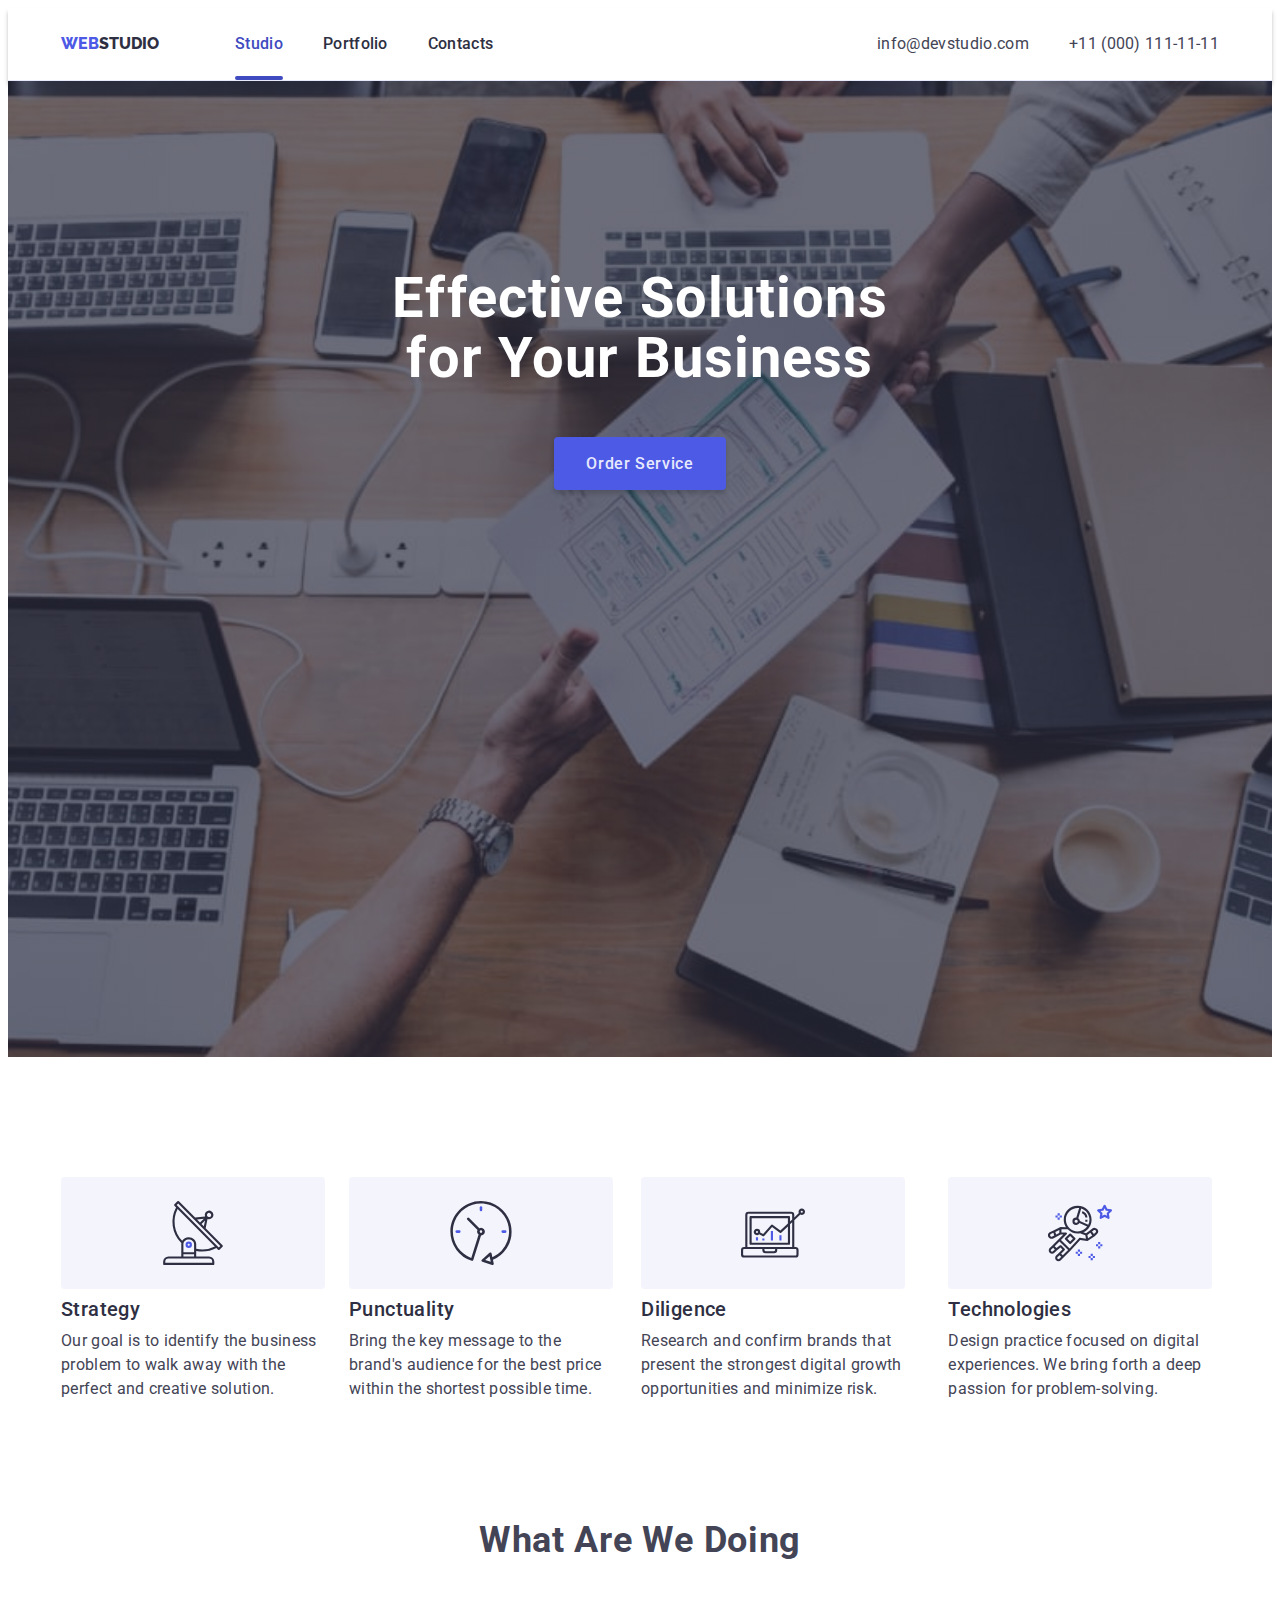
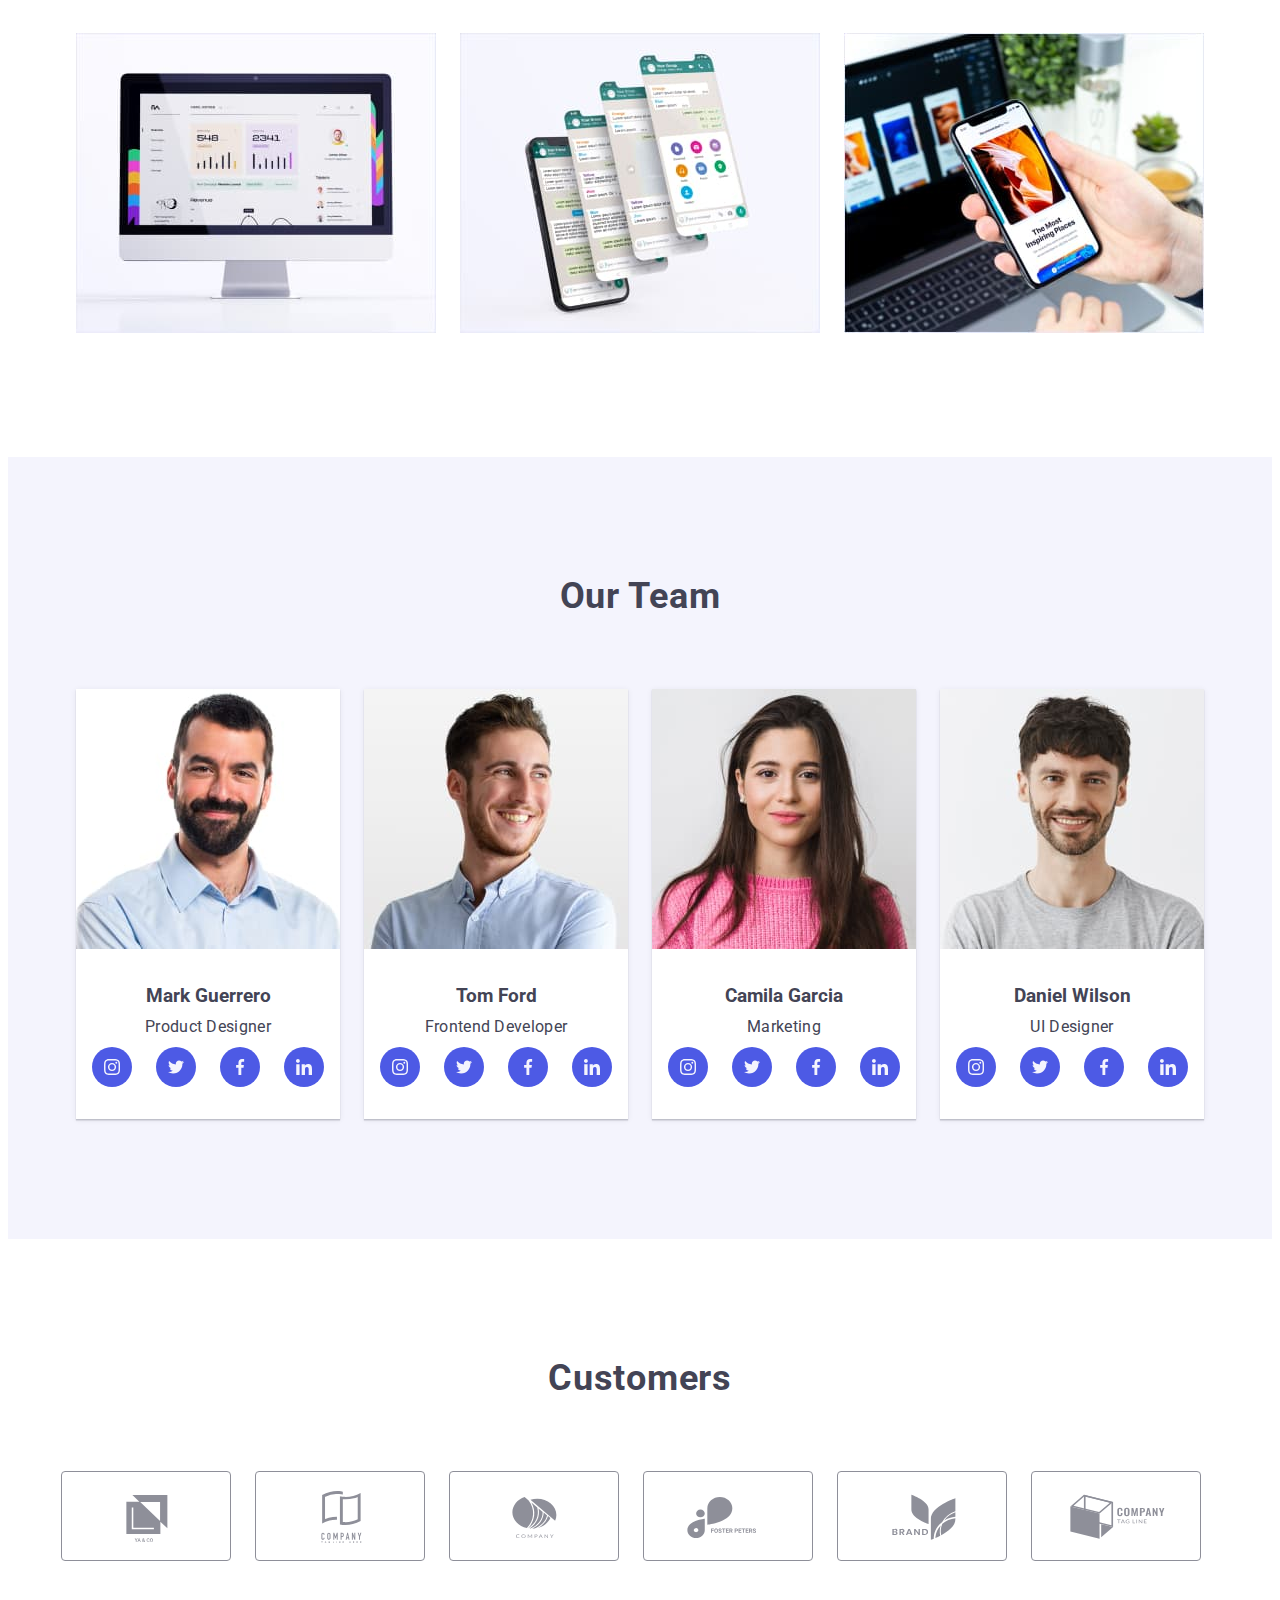
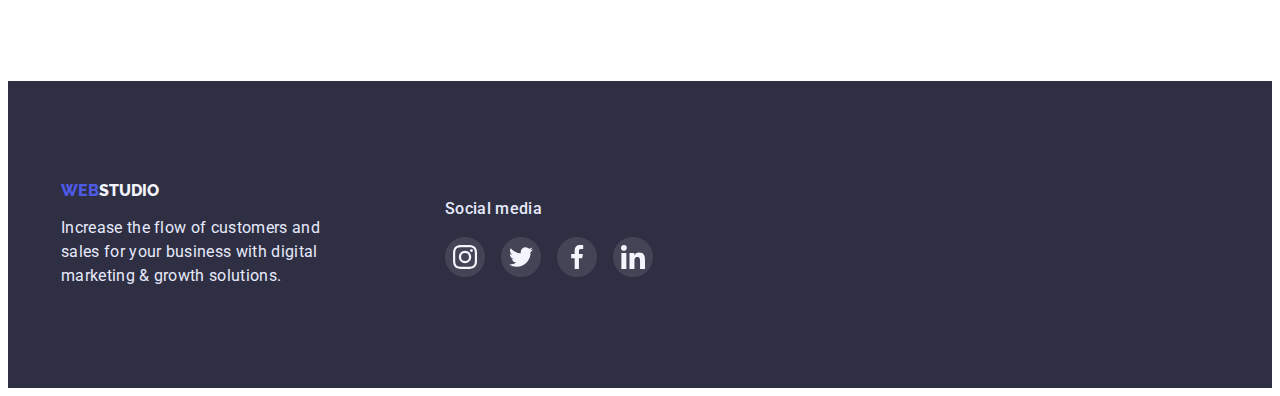
<file: index.html>
<!DOCTYPE html>
<html lang="en">
  <head>
    <meta charset="UTF-8" />
    <meta http-equiv="X-UA-Compatible" content="IE=edge" />
    <meta name="viewport" content="width=device-width, initial-scale=1.0" />
    <title>Document</title>
    <link rel="preconnect" href="https://fonts.googleapis.com" />
    <link rel="preconnect" href="https://fonts.gstatic.com" crossorigin />
    <link
      href="https://fonts.googleapis.com/css2?family=Raleway:wght@800&family=Roboto:wght@400;500;700;900&display=swap"
      rel="stylesheet"
    />
    <link
      rel="stylesheet"
      href="https://cdnjs.cloudflare.com/ajax/libs/modern-normalize/1.1.0/modern-normalize.min.css"
      integrity="sha512-wpPYUAdjBVSE4KJnH1VR1HeZfpl1ub8YT/NKx4PuQ5NmX2tKuGu6U/JRp5y+Y8XG2tV+wKQpNHVUX03MfMFn9Q=="
      crossorigin="anonymous"
      referrerpolicy="no-referrer"
    />
    <link rel="stylesheet" href="./css/styles.css" />
  </head>
  <body>
    <header class="header">
      <div class="container main-nav">
        <nav class="main-nav">
          <a href="./index.html" class="link logo"
            ><span class="web">WEB</span>STUDIO</a
          >
          <ul class="list site-nav">
            <li class="item">
              <a href="./index.html" class="link current-page">Studio</a>
            </li>
            <li class="item">
              <a href="./portfolio.html" class="link">Portfolio</a>
            </li>
            <li class="item"><a href="" class="link">Contacts</a></li>
          </ul>
        </nav>
        <address class="address">
          <ul class="contact-info list">
            <li class="item">
              <a href="mailto:info@devstudio.com" class="link"
                >info@devstudio.com</a
              >
            </li>
            <li class="item">
              <a href="tel:+110001111111" class="link">+11 (000) 111-11-11</a>
            </li>
          </ul>
        </address>
      </div>
    </header>
    <main>
      <!-- Секція 1 -->
      <section class="hero">
        <div class="container">
          <h1 class="hero-title">Effective Solutions for Your Business</h1>
          <button data-modal-open class="button primary" type="button">
            Order Service
          </button>
        </div>
      </section>
      <!-- Секція 2 -->
      <section class="section">
        <div class="container">
          <h2 class="section-title advantages">advantages</h2>
          <ul class="list advantages">
            <li class="li-item icon-satelite">
              <h3 class="section-title">Strategy</h3>
              <p class="section-text">
                Our goal is to identify the business problem to walk away with
                the perfect and creative solution.
              </p>
            </li>
            <li class="li-item icon-clock">
              <h3 class="section-title">Punctuality</h3>
              <p class="section-text">
                Bring the key message to the brand's audience for the best price
                within the shortest possible time.
              </p>
            </li>
            <li class="li-item icon-diagram">
              <h3 class="section-title">Diligence</h3>
              <p class="section-text">
                Research and confirm brands that present the strongest digital
                growth opportunities and minimize risk.
              </p>
            </li>
            <li class="li-item icon-astronaut">
              <h3 class="section-title">Technologies</h3>
              <p class="section-text">
                Design practice focused on digital experiences. We bring forth a
                deep passion for problem-solving.
              </p>
            </li>
          </ul>
        </div>
      </section>
      <!-- Секція 3 -->
      <section>
        <div class="container work-departments">
          <h2 class="section-title-big">What are we doing</h2>
          <ul class="list work-departments">
            <li class="list-image">
              <img src="./images/rectangle.jpg" alt="comp" width="360" />
            </li>
            <li class="list-image">
              <img src="./images/mobiles.jpg" alt="mobile" width="360" />
            </li>
            <li class="list-image">
              <img src="./images/mobile.jpg" alt="tablet" width="360" />
            </li>
          </ul>
        </div>
      </section>
      <!-- Секція 4 -->
      <section class="team">
        <div class="container">
          <h2 class="section-title-big">Our Team</h2>
          <ul class="list card">
            <li class="team-member">
              <img src="./images/mark.jpg" alt="Product Designer" width="264" />
              <div class="team-description">
                <h3 class="card-title">Mark Guerrero</h3>
                <p class="card-text">Product Designer</p>
                <ul class="team-social">
                  <li>
                    <a class="link-social" href="#">
                      <svg class="social">
                        <use href="./images/icons.svg#instagram"></use>
                      </svg>
                    </a>
                  </li>
                  <li>
                    <a class="link-social" href="#">
                      <svg class="social">
                        <use href="./images/icons.svg#twitter"></use>
                      </svg>
                    </a>
                  </li>
                  <li>
                    <a class="link-social" href="#">
                      <svg class="social">
                        <use href="./images/icons.svg#facebook"></use>
                      </svg>
                    </a>
                  </li>
                  <li>
                    <a class="link-social" href="#">
                      <svg class="social">
                        <use href="./images/icons.svg#linkedin"></use>
                      </svg>
                    </a>
                  </li>
                </ul>
              </div>
            </li>

            <li class="team-member">
              <img
                src="./images/tom.jpg"
                alt="Frontend Developer"
                width="264"
              />
              <div class="team-description">
                <h3 class="card-title">Tom Ford</h3>
                <p class="card-text">Frontend Developer</p>
                <ul class="team-social">
                  <li>
                    <a class="link-social" href="#">
                      <svg class="social">
                        <use href="./images/icons.svg#instagram"></use>
                      </svg>
                    </a>
                  </li>
                  <li>
                    <a class="link-social" href="#">
                      <svg class="social">
                        <use href="./images/icons.svg#twitter"></use>
                      </svg>
                    </a>
                  </li>
                  <li>
                    <a class="link-social" href="#">
                      <svg class="social">
                        <use href="./images/icons.svg#facebook"></use>
                      </svg>
                    </a>
                  </li>
                  <li>
                    <a class="link-social" href="#">
                      <svg class="social">
                        <use href="./images/icons.svg#linkedin"></use>
                      </svg>
                    </a>
                  </li>
                </ul>
              </div>
            </li>
            <li class="team-member">
              <img src="./images/сamila.jpg" alt="Marketing" width="264" />
              <div class="team-description">
                <h3 class="card-title">Camila Garcia</h3>
                <p class="card-text">Marketing</p>
                <ul class="team-social">
                  <li>
                    <a class="link-social" href="#">
                      <svg class="social">
                        <use href="./images/icons.svg#instagram"></use>
                      </svg>
                    </a>
                  </li>
                  <li>
                    <a class="link-social" href="#">
                      <svg class="social">
                        <use href="./images/icons.svg#twitter"></use>
                      </svg>
                    </a>
                  </li>
                  <li>
                    <a class="link-social" href="#">
                      <svg class="social">
                        <use href="./images/icons.svg#facebook"></use>
                      </svg>
                    </a>
                  </li>
                  <li>
                    <a class="link-social" href="#">
                      <svg class="social">
                        <use href="./images/icons.svg#linkedin"></use>
                      </svg>
                    </a>
                  </li>
                </ul>
              </div>
            </li>
            <li class="team-member">
              <img src="./images/daniel.jpg" alt="UI Designer" width="264" />
              <div class="team-description">
                <h3 class="card-title">Daniel Wilson</h3>
                <p class="card-text">UI Designer</p>
                <ul class="team-social">
                  <li>
                    <a class="link-social" href="#">
                      <svg class="social">
                        <use href="./images/icons.svg#instagram"></use>
                      </svg>
                    </a>
                  </li>
                  <li>
                    <a class="link-social" href="#">
                      <svg class="social">
                        <use href="./images/icons.svg#twitter"></use>
                      </svg>
                    </a>
                  </li>
                  <li>
                    <a class="link-social" href="#">
                      <svg class="social">
                        <use href="./images/icons.svg#facebook"></use>
                      </svg>
                    </a>
                  </li>
                  <li>
                    <a class="link-social" href="#">
                      <svg class="social">
                        <use href="./images/icons.svg#linkedin"></use>
                      </svg>
                    </a>
                  </li>
                </ul>
              </div>
            </li>
          </ul>
        </div>
      </section>

      <!-- Секція 5 -->

      <section class="section">
        <div class="container">
          <h2 class="section-title-big">Customers</h2>
          <ul class="customers-list list">
            <li>
              <a class="link-customers" href="#">
                <svg class="icon-customers">
                  <use href="./images/icons.svg#client1"></use>
                </svg>
              </a>
            </li>
            <li>
              <a class="link-customers" href="#">
                <svg class="icon-customers">
                  <use href="./images/icons.svg#client2"></use>
                </svg>
              </a>
            </li>
            <li>
              <a class="link-customers" href="#">
                <svg class="icon-customers">
                  <use href="./images/icons.svg#client3"></use>
                </svg>
              </a>
            </li>
            <li>
              <a class="link-customers" href="#">
                <svg class="icon-customers">
                  <use href="./images/icons.svg#client4"></use>
                </svg>
              </a>
            </li>
            <li>
              <a class="link-customers" href="#">
                <svg class="icon-customers">
                  <use href="./images/icons.svg#client5"></use>
                </svg>
              </a>
            </li>
            <li>
              <a class="link-customers" href="#">
                <svg class="icon-customers">
                  <use href="./images/icons.svg#client6"></use>
                </svg>
              </a>
            </li>
          </ul>
        </div>
      </section>
    </main>
    <footer class="footer">
      <div class="container footer-left-right">
        <div class="left-container">
          <a href="./index.html" class="link"
            ><span class="logo footer web">WEB</span
            ><span class="logo footer studio">STUDIO</span></a
          >
          <p>
            Increase the flow of customers and sales for your business with
            digital marketing & growth solutions.
          </p>
        </div>
        <div class="right-container">
          <p class="footer-social-media-title">Social media</p>
          <ul class="footer-icon-list list">
            <li>
              <a class="link-footer-icon" href="#">
                <svg class="footer-icon">
                  <use href="./images/icons.svg#instagram"></use>
                </svg>
              </a>
            </li>
            <li>
              <a class="link-footer-icon" href="#">
                <svg class="footer-icon">
                  <use href="./images/icons.svg#twitter"></use>
                </svg>
              </a>
            </li>
            <li>
              <a class="link-footer-icon" href="#">
                <svg class="footer-icon">
                  <use href="./images/icons.svg#facebook"></use>
                </svg>
              </a>
            </li>
            <li>
              <a class="link-footer-icon" href="#">
                <svg class="footer-icon">
                  <use href="./images/icons.svg#linkedin"></use>
                </svg>
              </a>
            </li>
          </ul>
        </div>
      </div>
    </footer>
    <div class="backdrop is-hidden" data-modal>
      <div class="modal">
        <button class="close-btn" data-modal-close>
          <svg class="close-svg">
            <use href="./images/icons.svg#closebtn"></use>
          </svg>
        </button>
      </div>
    </div>
    <script src="./js/modal.js"></script>
  </body>
</html>
</file>
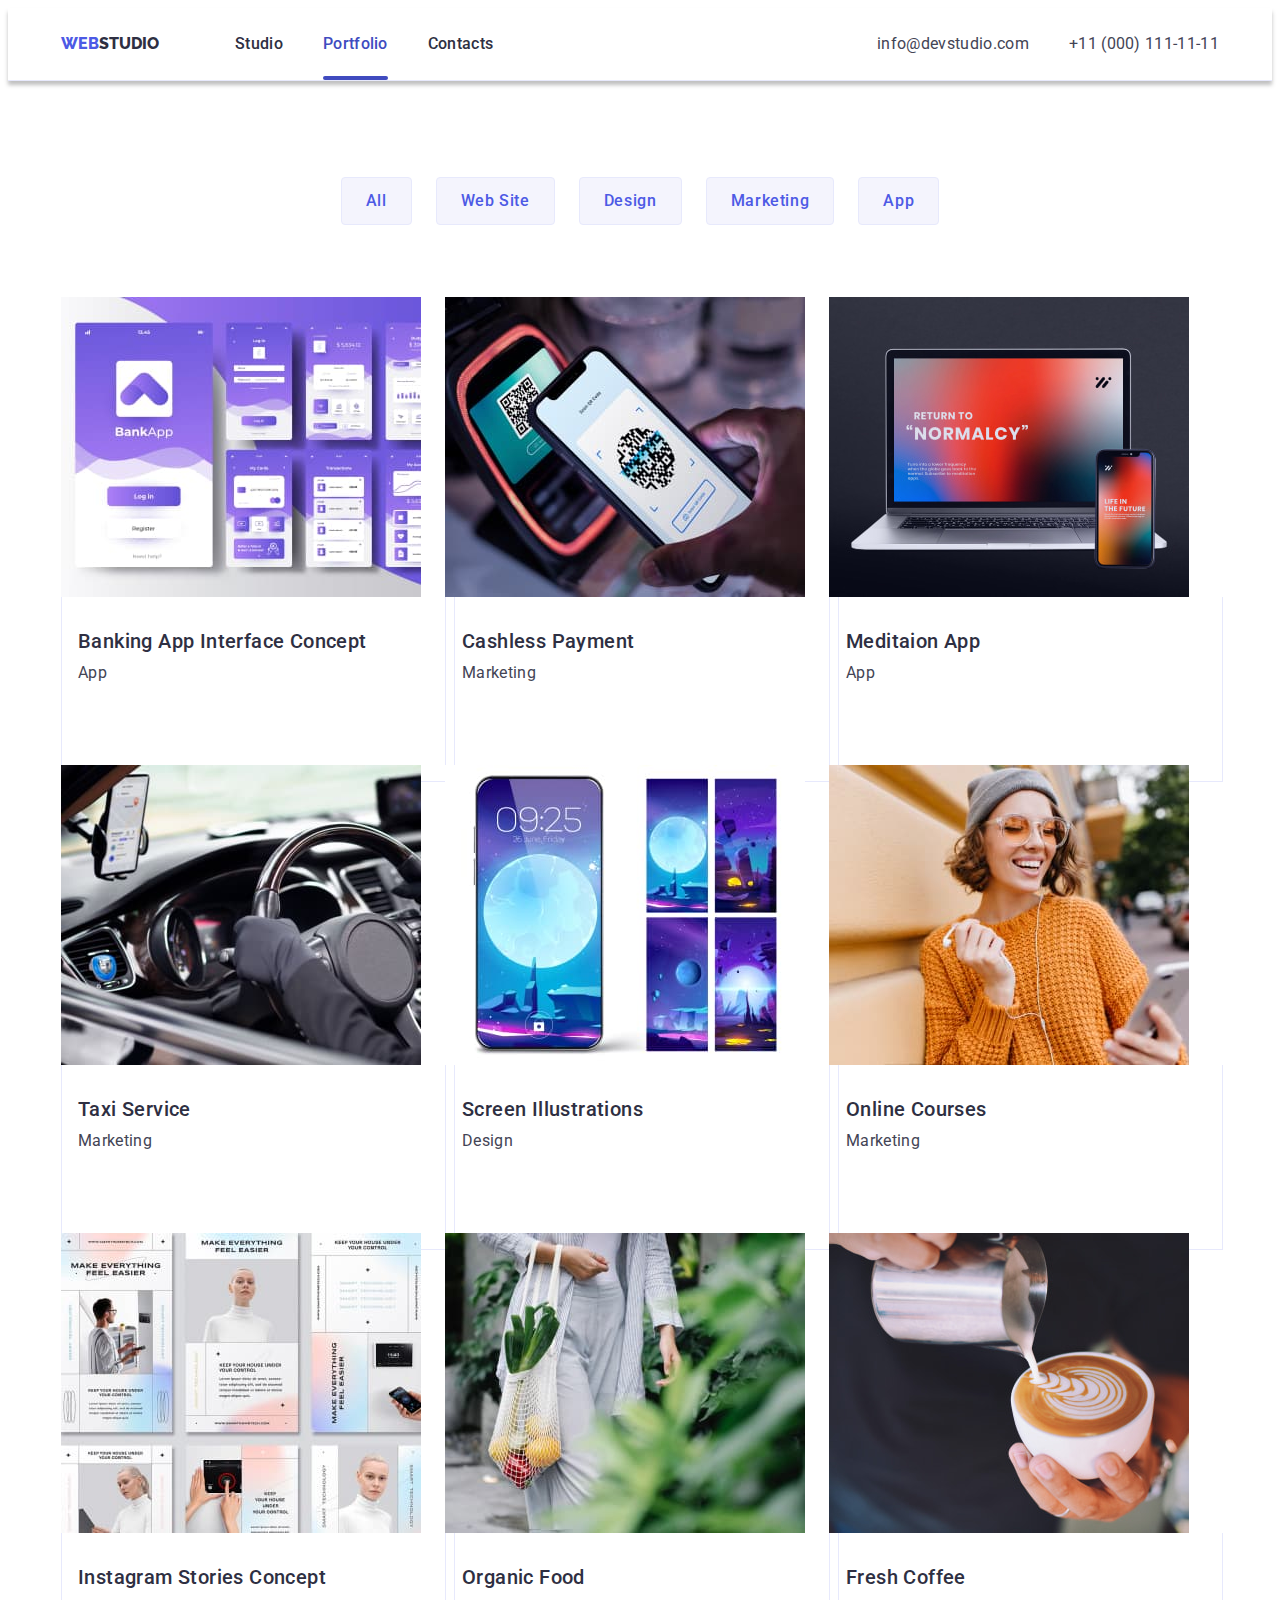
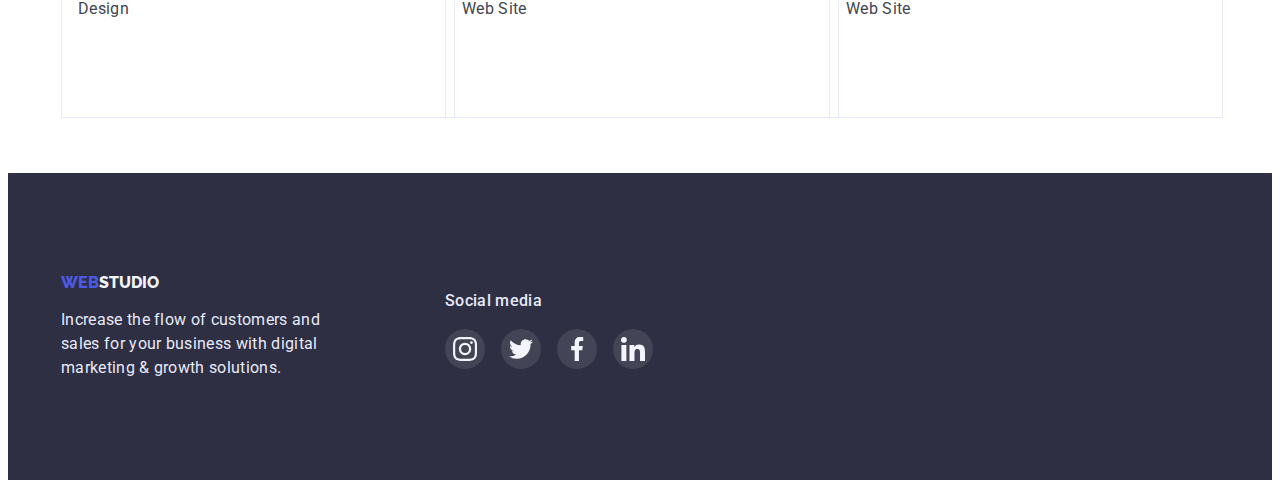
<file: portfolio.html>
<!DOCTYPE html>
<html lang="en">
  <head>
    <meta charset="UTF-8" />
    <meta http-equiv="X-UA-Compatible" content="IE=edge" />
    <meta name="viewport" content="width=device-width, initial-scale=1.0" />
    <title>Document</title>
    <link rel="preconnect" href="https://fonts.googleapis.com" />
    <link rel="preconnect" href="https://fonts.gstatic.com" crossorigin />
    <link
      href="https://fonts.googleapis.com/css2?family=Raleway:wght@800&family=Roboto:wght@400;500;700;900&display=swap"
      rel="stylesheet"
    />
    <link
      rel="stylesheet"
      href="https://cdnjs.cloudflare.com/ajax/libs/modern-normalize/1.1.0/modern-normalize.min.css"
      integrity="sha512-wpPYUAdjBVSE4KJnH1VR1HeZfpl1ub8YT/NKx4PuQ5NmX2tKuGu6U/JRp5y+Y8XG2tV+wKQpNHVUX03MfMFn9Q=="
      crossorigin="anonymous"
      referrerpolicy="no-referrer"
    />
    <link rel="stylesheet" href="./css/styles.css" />
  </head>
  <body>
    <header class="header">
      <div class="container main-nav">
        <nav class="main-nav">
          <a href="./index.html" class="link logo"
            ><span class="web">WEB</span>STUDIO</a
          >
          <ul class="list site-nav">
            <li class="item"><a href="./index.html" class="link">Studio</a></li>
            <li class="item">
              <a href="./portfolio.html" class="link current-page">Portfolio</a>
            </li>
            <li class="item"><a href="" class="link">Contacts</a></li>
          </ul>
        </nav>
        <address class="address">
          <ul class="contact-info list">
            <li class="item">
              <a href="mailto:info@devstudio.com" class="link"
                >info@devstudio.com</a
              >
            </li>
            <li class="item">
              <a href="tel:+110001111111" class="link">+11 (000) 111-11-11</a>
            </li>
          </ul>
        </address>
      </div>
    </header>
    <main>
      <!-- Секція 1 -->
      <section class="section-portfolio">
        <div class="container">
          <h1 class="title-portfolio">Portfolio</h1>
          <ul class="list button-list">
            <li><button class="button secondary" type="button">All</button></li>
            <li>
              <button class="button secondary" type="button">Web Site</button>
            </li>
            <li>
              <button class="button secondary" type="button">Design</button>
            </li>
            <li>
              <button class="button secondary" type="button">Marketing</button>
            </li>
            <li><button class="button secondary" type="button">App</button></li>
          </ul>
          <ul class="list card-set">
            <li class="flex-element">
              <a href="#" class="link shadow">
                <div class="product-thumb">
                  <img
                    class="list-image"
                    src="./images/banking-app.jpg"
                    alt="Banking App Interface Concept"
                    width="360"
                  />
                  <div class="content-overlay">
                    <p class="overlay-text">
                      14 Stylish and User-Friendly App Design Concepts · Task
                      Manager App · Calorie Tracker App · Exotic Fruit Ecommerce
                      App · Cloud Storage App
                    </p>
                  </div>
                </div>
                <div class="card-description">
                  <h3 class="section-title">Banking App Interface Concept</h3>
                  <p class="section-text-group">App</p>
                </div>
              </a>
            </li>
            <li class="flex-element">
              <a href="#" class="link shadow">
                <div class="product-thumb">
                  <img
                    class="list-image"
                    src="./images/cashless-payment.jpg"
                    alt="Cashless Payment"
                    width="360"
                  />
                  <div class="content-overlay">
                    <p class="overlay-text">
                      14 Stylish and User-Friendly App Design Concepts · Task
                      Manager App · Calorie Tracker App · Exotic Fruit Ecommerce
                      App · Cloud Storage App
                    </p>
                  </div>
                </div>
                <div class="card-description">
                  <h3 class="section-title">Cashless Payment</h3>
                  <p class="section-text-group">Marketing</p>
                </div>
              </a>
            </li>
            <li class="flex-element">
              <a href="#" class="link shadow">
                <div class="product-thumb">
                  <img
                    class="list-image"
                    src="./images/meditaion-app.jpg"
                    alt="Meditaion App"
                    width="360"
                  />
                  <div class="content-overlay">
                    <p class="overlay-text">
                      14 Stylish and User-Friendly App Design Concepts · Task
                      Manager App · Calorie Tracker App · Exotic Fruit Ecommerce
                      App · Cloud Storage App
                    </p>
                  </div>
                </div>
                <div class="card-description">
                  <h3 class="section-title">Meditaion App</h3>
                  <p class="section-text-group">App</p>
                </div>
              </a>
            </li>
            <li class="flex-element">
              <a href="#" class="link shadow">
                <div class="product-thumb">
                  <img
                    class="list-image"
                    src="./images/taxi-service.jpg"
                    alt="Taxi Service"
                    width="360"
                  />
                  <div class="content-overlay">
                    <p class="overlay-text">
                      14 Stylish and User-Friendly App Design Concepts · Task
                      Manager App · Calorie Tracker App · Exotic Fruit Ecommerce
                      App · Cloud Storage App
                    </p>
                  </div>
                </div>
                <div class="card-description">
                  <h3 class="section-title">Taxi Service</h3>
                  <p class="section-text-group">Marketing</p>
                </div>
              </a>
            </li>
            <li class="flex-element">
              <a href="#" class="link shadow">
                <div class="product-thumb">
                  <img
                    class="list-image"
                    src="./images/screen-illustrations.jpg"
                    alt="Screen Illustrations"
                    width="360"
                  />
                  <div class="content-overlay">
                    <p class="overlay-text">
                      14 Stylish and User-Friendly App Design Concepts · Task
                      Manager App · Calorie Tracker App · Exotic Fruit Ecommerce
                      App · Cloud Storage App
                    </p>
                  </div>
                </div>
                <div class="card-description">
                  <h3 class="section-title">Screen Illustrations</h3>
                  <p class="section-text-group">Design</p>
                </div>
              </a>
            </li>
            <li class="flex-element">
              <a href="#" class="link shadow">
                <div class="product-thumb">
                  <img
                    class="list-image"
                    src="./images/online-courses.jpg"
                    alt="Online Courses"
                    width="360"
                  />
                  <div class="content-overlay">
                    <p class="overlay-text">
                      14 Stylish and User-Friendly App Design Concepts · Task
                      Manager App · Calorie Tracker App · Exotic Fruit Ecommerce
                      App · Cloud Storage App
                    </p>
                  </div>
                </div>
                <div class="card-description">
                  <h3 class="section-title">Online Courses</h3>
                  <p class="section-text-group">Marketing</p>
                </div>
              </a>
            </li>
            <li class="flex-element">
              <a href="#" class="link shadow">
                <div class="product-thumb">
                  <img
                    class="list-image"
                    src="./images/instagram-stories-concept.jpg"
                    alt="Instagram Stories Concept"
                    width="360"
                  />
                  <div class="content-overlay">
                    <p class="overlay-text">
                      14 Stylish and User-Friendly App Design Concepts · Task
                      Manager App · Calorie Tracker App · Exotic Fruit Ecommerce
                      App · Cloud Storage App
                    </p>
                  </div>
                </div>
                <div class="card-description">
                  <h3 class="section-title">Instagram Stories Concept</h3>
                  <p class="section-text-group">Design</p>
                </div>
              </a>
            </li>
            <li class="flex-element">
              <a href="#" class="link shadow">
                <div class="product-thumb">
                  <img
                    class="list-image"
                    src="./images/organic-food.jpg"
                    alt="Organic Food"
                    width="360"
                  />
                  <div class="content-overlay">
                    <p class="overlay-text">
                      14 Stylish and User-Friendly App Design Concepts · Task
                      Manager App · Calorie Tracker App · Exotic Fruit Ecommerce
                      App · Cloud Storage App
                    </p>
                  </div>
                </div>
                <div class="card-description">
                  <h3 class="section-title">Organic Food</h3>
                  <p class="section-text-group">Web Site</p>
                </div>
              </a>
            </li>
            <li class="flex-element">
              <a href="#" class="link shadow">
                <div class="product-thumb">
                  <img
                    class="list-image"
                    src="./images/fresh-coffee.jpg"
                    alt="Fresh Coffee"
                    width="360"
                  />
                  <div class="content-overlay">
                    <p class="overlay-text">
                      14 Stylish and User-Friendly App Design Concepts · Task
                      Manager App · Calorie Tracker App · Exotic Fruit Ecommerce
                      App · Cloud Storage App
                    </p>
                  </div>
                </div>
                <div class="card-description">
                  <h3 class="section-title">Fresh Coffee</h3>
                  <p class="section-text-group">Web Site</p>
                </div>
              </a>
            </li>
          </ul>
        </div>
      </section>
    </main>
    <footer class="footer">
      <div class="container footer-left-right">
        <div class="left-container">
          <a href="./index.html" class="link"
            ><span class="logo footer web">WEB</span
            ><span class="logo footer studio">STUDIO</span></a
          >
          <p>
            Increase the flow of customers and sales for your business with
            digital marketing & growth solutions.
          </p>
        </div>
        <div class="right-container">
          <p class="footer-social-media-title">Social media</p>
          <ul class="footer-icon-list list">
            <li>
              <a class="link-footer-icon" href="#">
                <svg class="footer-icon">
                  <use href="./images/icons.svg#instagram"></use>
                </svg>
              </a>
            </li>
            <li>
              <a class="link-footer-icon" href="#">
                <svg class="footer-icon">
                  <use href="./images/icons.svg#twitter"></use>
                </svg>
              </a>
            </li>
            <li>
              <a class="link-footer-icon" href="#">
                <svg class="footer-icon">
                  <use href="./images/icons.svg#facebook"></use>
                </svg>
              </a>
            </li>
            <li>
              <a class="link-footer-icon" href="#">
                <svg class="footer-icon">
                  <use href="./images/icons.svg#linkedin"></use>
                </svg>
              </a>
            </li>
          </ul>
        </div>
      </div>
    </footer>
  </body>
</html>
</file>
<file: css/styles.css>
/* header text color #2E2F42 
adress #434455
web color #4D5AE5 */
/* bgc #E5E5E5 */
/* body bgc #FFFFFF  */
/* body color #2E2F42 */
/* 2nd color #434455 */
/* button text color #4D5AE5 bgc #E7E9FC  */
/* btn bgc hover #404BBF text #FFFFFF  */

:root {
  --primary-text-color: #434455;
  --title-color: #2e2f42;
  --footer-studio-color: #f4f4fd;
  --footer-text-color: #e7e9fc;
  --active: #404bbf;
  --body-backgroung-color: #ffffff;
  --hero-text-color: #ffffff;
  --logo-primbutton-color: #4d5ae5;
  --bcg-secbutton-color: #f4f4fd;
}

body {
  font-family: 'Roboto', sans-serif;
  color: var(--primary-text-color);
  background-color: var(--body-backgroung-color);
}
/* 1. header */
.header {
  border-bottom: 1px solid #e7e9fc;
  box-shadow: 0px 4px 4px rgba(0, 0, 0, 0.25);
}
h1,
h2,
h3,
h4,
h5,
h6,
p {
  margin: 0;
}
a {
  display: block;
}

.list {
  list-style: none;
  margin: 0;
  padding: 0;
}

.container {
  width: 1158px;
  padding-right: 15px;
  padding-left: 15px;
  margin-left: auto;
  margin-right: auto;

  /* outline: 2px solid tomato; */
}
/* logo */

.main-nav {
  display: flex;
  align-items: center;
}
.link.logo {
  padding-top: 24px;
  padding-bottom: 24px;
  line-height: 1.3333;
  color: var(--title-color);
}
.logo {
  font-family: 'Raleway', sans-serif;
  font-weight: 800;
  text-transform: uppercase;
}
.web {
  color: var(--logo-primbutton-color);
}
.main-nav {
  display: flex;
  align-items: center;
}
.main-nav a {
  display: block;
}
/* site nav */

.site-nav {
  display: flex;
  margin-left: 76px;
}

.current-page {
  position: relative;
}

.link.current-page {
  color: var(--active);
}

.current-page::after {
  position: absolute;
  content: '';
  width: 100%;
  display: block;
  left: 0;
  bottom: 0;
  background-color: var(--active);
  height: 4px;
  border-radius: 2px;
}

.site-nav .item + .item {
  margin-left: 40px;
}
/* .site-nav .item:not(:last-child){
  margin-right: 40px;
} */
/* .site-nav .item:last-child{
  margin-right: 0;
} */
.site-nav a {
  display: block;
  padding-top: 24px;
  padding-bottom: 24px;
  color: var(--title-color);
  font-weight: 500;
  font-size: 16px;
  line-height: 1.5;
  letter-spacing: 0.02em;

  transition: color 250ms cubic-bezier(0.4, 0, 0.2, 1);
}
.site-nav a:hover,
.site-nav a:focus {
  color: var(--active);
}
address {
  margin-left: auto;
}
.address {
  font-style: normal;
  font-weight: 400;
  font-size: 16px;
  line-height: 1.5;
  letter-spacing: 0.02em;
  color: var(--primary-text-color);
}
.contact-info .item + .item {
  margin-left: 40px;
}
.contact-info {
  display: flex;
}
.contact-info a {
  padding-top: 24px;
  padding-bottom: 24px;
  display: block;
}

/* 2. main */

.link {
  text-decoration: none;
}
/* .link:active{
  color: var(--active)
} */
.contact-info a {
  color: var(--primary-text-color);
  transition: color 250ms cubic-bezier(0.4, 0, 0.2, 1);
}
.contact-info a:hover,
.contact-info a:focus {
  color: var(--active);
}

/* buttons */

.button {
  font-family: 'Roboto', sans-serif;
  font-size: 16px;
  font-weight: 500;
  line-height: 1.33;
  letter-spacing: 0.04em;
  cursor: pointer;
  border-radius: 4px;
  text-align: center;
}

.button.primary {
  color: var(--background-color);
  background-color: var(--logo-primbutton-color);
  padding: 16px 32px;
  min-width: 169px;
  border: none;
  box-shadow: 0px 4px 4px rgba(0, 0, 0, 0.15);

  transition: background-color 250ms cubic-bezier(0.4, 0, 0.2, 1);
}
.button.primary:hover,
.button.primary:focus {
  color: var(--background-color);
  background-color: var(--active);
}
.button.secondary {
  color: var(--logo-primbutton-color);
  padding: 12px 24px;
  background: var(--bcg-secbutton-color);
  min-height: 48px;
  border: 1px solid var(--footer-text-color);

  transition: background-color 250ms cubic-bezier(0.4, 0, 0.2, 1),
    color 250ms cubic-bezier(0.4, 0, 0.2, 1),
    box-shadow 250ms cubic-bezier(0.4, 0, 0.2, 1),
    border-color 250ms cubic-bezier(0.4, 0, 0.2, 1);
}
.button.secondary:hover,
.button.secondary:focus {
  background-color: var(--active);
  color: var(--hero-text-color);
  box-shadow: 0px 3px 1px rgba(0, 0, 0, 0.1), 0px 2px 1px rgba(0, 0, 0, 0.08),
    0px 2px 2px rgba(0, 0, 0, 0.12);
  border-color: transparent;
}

/* sections */
.section {
  padding-top: 120px;
  padding-bottom: 120px;
}
.section-portfolio {
  padding-top: 96px;
  padding-bottom: 120px;
}
.container.container-button {
  padding-top: 96px;
  padding-bottom: 72px;
}
/* hero */
.hero-title {
  width: 496px;
  color: var(--hero-text-color);
  font-size: 56px;
  letter-spacing: 0.02em;
  line-height: 1.07;
  margin: 0px auto 48px;
  display: block;
}

.hero {
  text-align: center;
  color: var(--footer-text-color);
  padding-top: 188px;
  padding-bottom: 188px;
  height: 600px;
  max-width: 1440px;
  margin-left: auto;
  margin-right: auto;
  left: 0px;
  top: 72px;
  background-color: var(--title-color);
  background-image: linear-gradient(
      rgba(46, 47, 66, 0.7),
      rgba(46, 47, 66, 0.7)
    ),
    url('../images/hero-overlay.jpg');
  background-repeat: no-repeat;
  background-position: center;
  background-size: cover;
}

.section-title.advantages {
  display: none;
}

.section-title-big {
  font-size: 36px;
  letter-spacing: 0.02em;
  line-height: 1.11;
  text-align: center;
  text-transform: capitalize;
  margin-top: 0px;
  margin-bottom: 72px;
}
.title-portfolio {
  display: none;
}

.li-item::before {
  display: block;
  content: '';
  width: 264px;
  height: 112px;
  background-color: var(--bcg-secbutton-color);
  background-size: 64px;
  background-repeat: no-repeat;
  background-position: center;
  margin-bottom: 8px;
  border-radius: 4px;
}
.icon-satelite::before {
  background-image: url(../images/antenna.svg);
}
.icon-clock::before {
  background-image: url(../images/clock.svg);
}
.icon-diagram::before {
  background-image: url(../images/diagram.svg);
}
.icon-astronaut::before {
  background-image: url(../images/astronaut.svg);
}
.section-title {
  color: var(--title-color);
  font-weight: 500;
  font-size: 20px;
  line-height: 1.2;
  letter-spacing: 0.02em;
  padding-top: 0;
  margin-top: 0;
  margin-bottom: 8px;
}
.section-text {
  margin-top: 0;
  font-style: normal;
  font-weight: 400;
  font-size: 16px;
  line-height: 1.5;
  letter-spacing: 0.02em;
}
.section-text-group {
  font-size: 16px;
  line-height: 1.5;
  letter-spacing: 0.02em;
  color: var(--primary-text-color);
}
.container.work-departments {
  margin-bottom: 120px;
}
.team {
  background-color: var(--bcg-secbutton-color);
  text-align: center;
  padding-top: 120px;
  padding-bottom: 120px;
}
.list-image {
  width: 360px;

  display: block;
}
.team-member {
  background-color: #fff;
  box-shadow: 0px 1px 6px rgba(46, 47, 66, 0.08),
    0px 1px 1px rgba(46, 47, 66, 0.16), 0px 2px 1px rgba(46, 47, 66, 0.08);
}
.team-description {
  padding: 32px 16px 32px 16px;
  background: #ffffff;
  border-radius: 0px 0px 4px 4px;
}
.team-social {
  list-style: none;
  display: flex;
  padding: 0;
  margin: 0;
  gap: 24px;
}
.link-social {
  display: flex;
  padding: 0;
  margin: 0;
  width: 40px;
  height: 40px;
  background-color: var(--logo-primbutton-color);
  border-radius: 50%;
  justify-content: center;
  align-items: center;

  transition: background-color 250ms cubic-bezier(0.4, 0, 0.2, 1);
}

.social {
  width: 16px;
  height: 16px;
}
.link-social:hover,
.link-social:focus {
  background-color: var(--active);
}
.card-title {
  margin-top: 0px;
  margin-bottom: 8px;
}
.card-text {
  margin-top: 0px;
  margin-bottom: 8px;
  color: var(--primary-text-color);
  font-size: 16px;
  line-height: 1.5;
  letter-spacing: 0.02em;
}
.card-description {
  padding: 32px 16px;
  border: 1px solid #e7e9fc;
  border-top: none;
  width: 360px;
  height: 120px;
}

.customers-list {
  list-style: none;
  display: flex;
  padding: 0;
  margin: 0;
  gap: 24px;
}

.link-customers {
  display: flex;
  padding: 0;
  margin: 0;
  width: 168px;
  height: 88px;
  border: 1px solid #8e8f99;
  border-radius: 4px;
  justify-content: center;
  align-items: center;
  transition: fill 250ms cubic-bezier(0.4, 0, 0.2, 1),
    border-color 250ms cubic-bezier(0.4, 0, 0.2, 1);
}
.icon-customers {
  width: 104px;
  height: 56px;
  fill: #8e8f99;
  border-color: #8e8f99;
  transition: fill 250ms cubic-bezier(0.4, 0, 0.2, 1);
}
.link-customers:hover .icon-customers,
.link-customers:focus .icon-customers {
  fill: var(--active);
}
.link-customers:hover,
.link-customers:focus {
  border-color: var(--active);
}

.footer {
  background-color: var(--title-color);
  padding-top: 100px;
  padding-bottom: 100px;
}
.footer p {
  color: var(--footer-text-color);
  font-size: 16px;
  line-height: 1.5;
  letter-spacing: 0.02em;
}
.footer.studio {
  color: var(--bcg-secbutton-color);
}
.footer p {
  width: 264px;
  margin-top: 16px;
}

.footer-social-media-title {
  margin-bottom: 16px;
  color: var(--footer-text-color);
  font-weight: 500;
  font-size: 16px;
  line-height: 1.5;
  letter-spacing: 0.02em;
}
.footer-icon-list {
  display: flex;
  gap: 16px;
}
.link-footer-icon {
  display: flex;
  padding: 0;
  margin: 0;
  width: 40px;
  height: 40px;
  background: rgba(255, 255, 255, 0.1);
  border-radius: 50%;
  justify-content: center;
  align-items: center;

  transition: background-color 250ms cubic-bezier(0.4, 0, 0.2, 1);
}

.link-footer-icon:hover,
.link-footer-icon:focus {
  background-color: #31d0aa;
}

.footer-icon {
  width: 24px;
  height: 24px;
}
.footer-left-right {
  display: flex;
}
.left-container {
  margin-right: 120px;
}

/*------ PORTFOLIO -------*/
.list.card-set {
  display: flex;
  flex-wrap: wrap;
  /* justify-content: space-between; */
}
.flex-element {
  width: 360px;
  height: 420px;
  margin-right: 24px;
  margin-bottom: 48px;
  position: relative;
}
.flex-element:nth-child(3n) {
  margin-right: 0;
}
.flex-element:nth-last-child(-n + 3) {
  margin-bottom: 0;
}
.list.button-list {
  display: flex;
  justify-content: center;
  column-gap: 24px;
  margin-bottom: 72px;
}
.list.advantages,
.list.work-departments,
.list.card {
  display: flex;
  justify-content: center;
  column-gap: 24px;
}
.shadow {
  transition: box-shadow 250ms cubic-bezier(0.4, 0, 0.2, 1);
}
.shadow:hover,
.shadow:focus {
  box-shadow: 0px 1px 6px rgba(46, 47, 66, 0.08),
    0px 1px 1px rgba(46, 47, 66, 0.16), 0px 2px 1px rgba(46, 47, 66, 0.08);
}

/* HW5  */

.backdrop {
  position: fixed;
  top: 0;
  left: 0;
  width: 100%;
  height: 100%;
  background-color: rgba(46, 47, 66, 0.4);
  opacity: 1;
  transition: opacity 250ms cubic-bezier(0.4, 0, 0.2, 1);
}
.backdrop.is-hidden {
  opacity: 0;
  pointer-events: none;
  /* visibility: hidden; */
}
.backdrop.is-hidden .modal {
  transform: translate(-50%, -50%) scale(1.2);
}

.modal {
  position: absolute;
  top: 50%;
  left: 50%;
  width: 408px;
  height: 576px;
  background: #fcfcfc;
  box-shadow: 0px 1px 1px rgba(0, 0, 0, 0.14), 0px 1px 3px rgba(0, 0, 0, 0.12),
    0px 2px 1px rgba(0, 0, 0, 0.2);
  border-radius: 4px;

  transform: translate(-50%, -50%) scale(1);

  transition: transform 250ms cubic-bezier(0.4, 0, 0.2, 1);
}

.product-thumb {
  position: relative;
  overflow: hidden;
}

.content-overlay {
  position: absolute;
  padding: 40px 32px;
  top: 0;
  left: 0;
  width: 100%;
  height: 100%;
  background: var(--logo-primbutton-color);
  background-blend-mode: soft-light;
  mix-blend-mode: normal;
  opacity: 0;
  transform: translateY(100%);
  transition: opacity 250ms cubic-bezier(0.4, 0, 0.2, 1),
              transform 250ms cubic-bezier(0.4, 0, 0.2, 1);
}

.link.shadow:hover .content-overlay,
.link.shadow:focus .content-overlay {
  opacity: 1;
  transform: translateY(0);
}

.overlay-text {
  /* position: absolute;
  width: 296px;
  height: 96px;
  left: 32px;
  top: 40px; */
  font-size: 16px;
  line-height: 1.5;
  letter-spacing: 0.02em;
  color: var(--bcg-secbutton-color);
  opacity: 0;
}
.link.shadow:hover .overlay-text,
.link.shadow:focus .overlay-text {
  opacity: 1;
}

.close-btn {
  position: absolute;
  display: inline-flex;
  right: 0;
  top: 0;
  height: 24px;
  width: 24px;
  margin-right: 24px;
  margin-top: 24px;
  background-color: var(--footer-text-color);
  border: 1px solid rgba(0, 0, 0, 0.1);
  border-radius: 50%;
  justify-content: center;
  align-items: center;
  cursor: pointer;

  transition: background-color 250ms cubic-bezier(0.4, 0, 0.2, 1);
}

.close-btn:hover {
  background: var(--active);
}

.close-svg {
  width: 8px;
  height: 8px;
  fill: rgba(0, 0, 0, 1);
  transition: fill 250ms cubic-bezier(0.4, 0, 0.2, 1);
}

.close-btn:hover .close-svg {
  fill: var(--body-backgroung-color);
}
</file>
